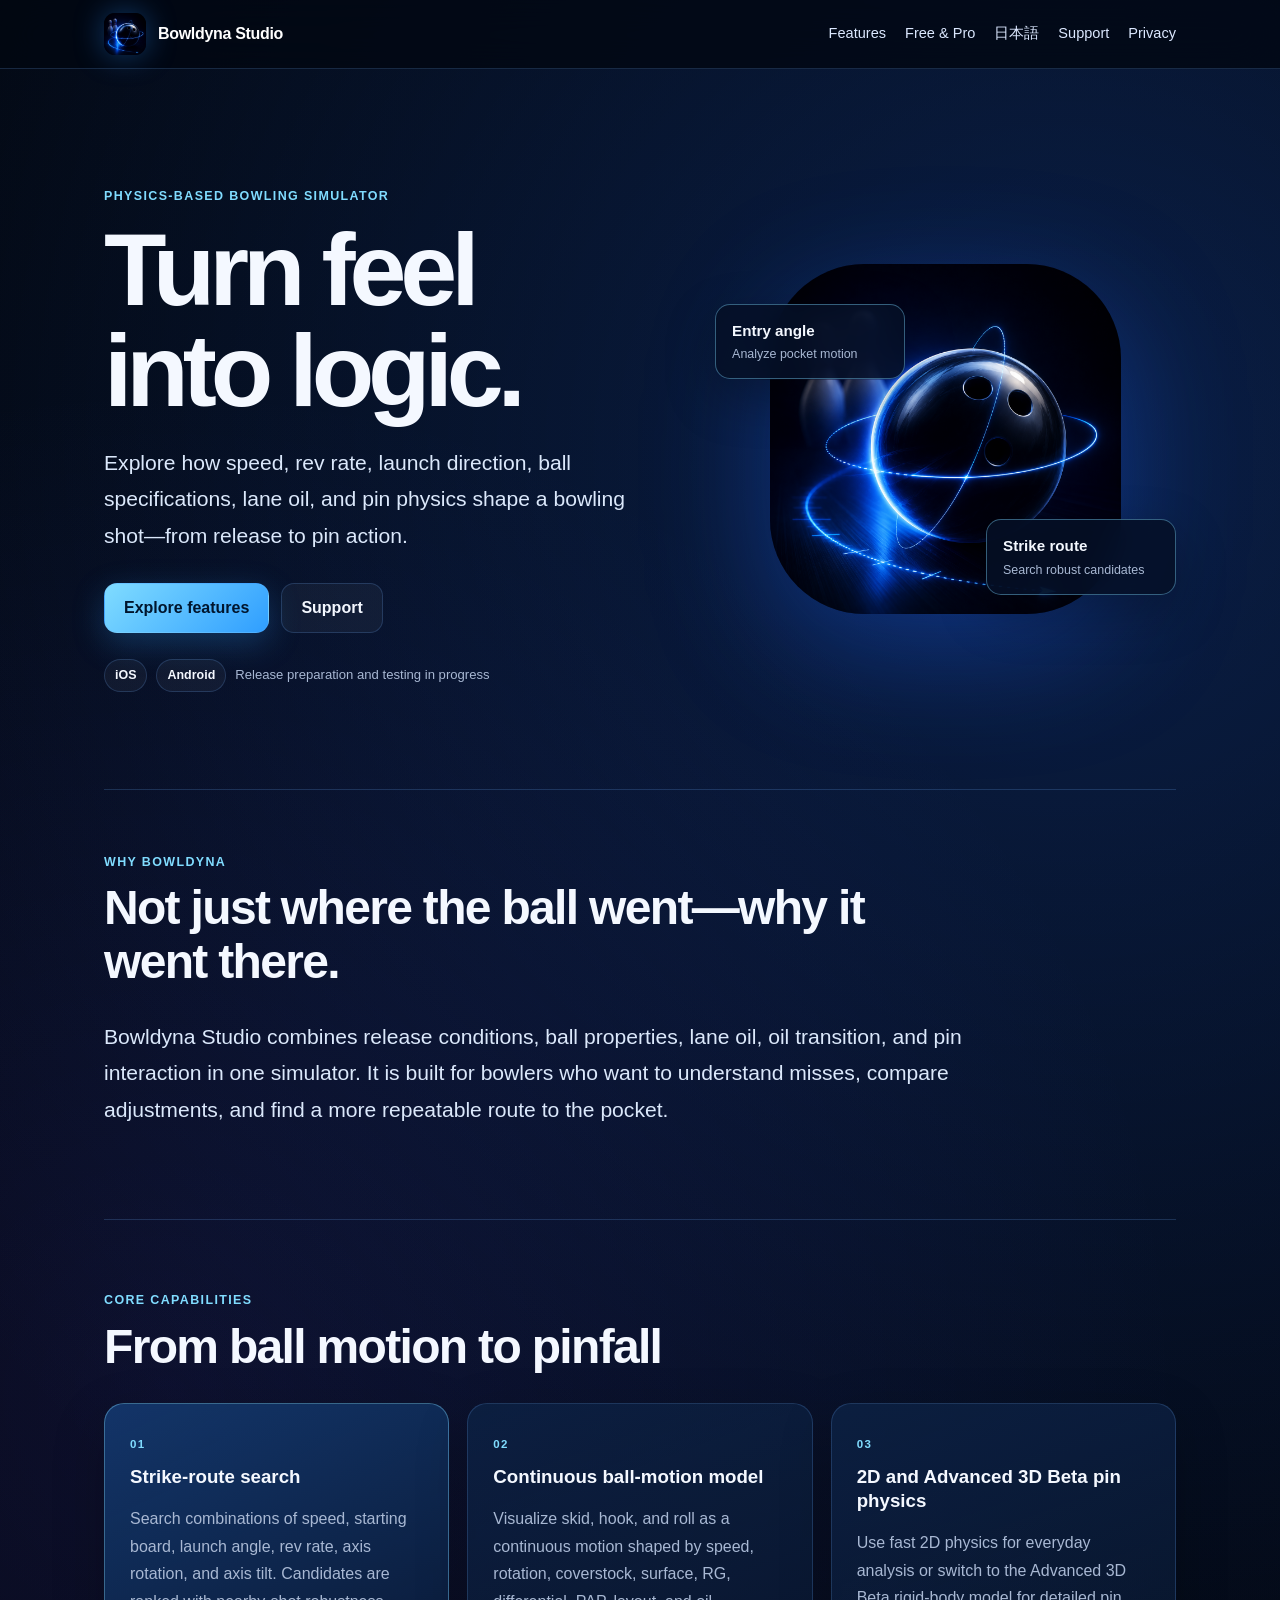
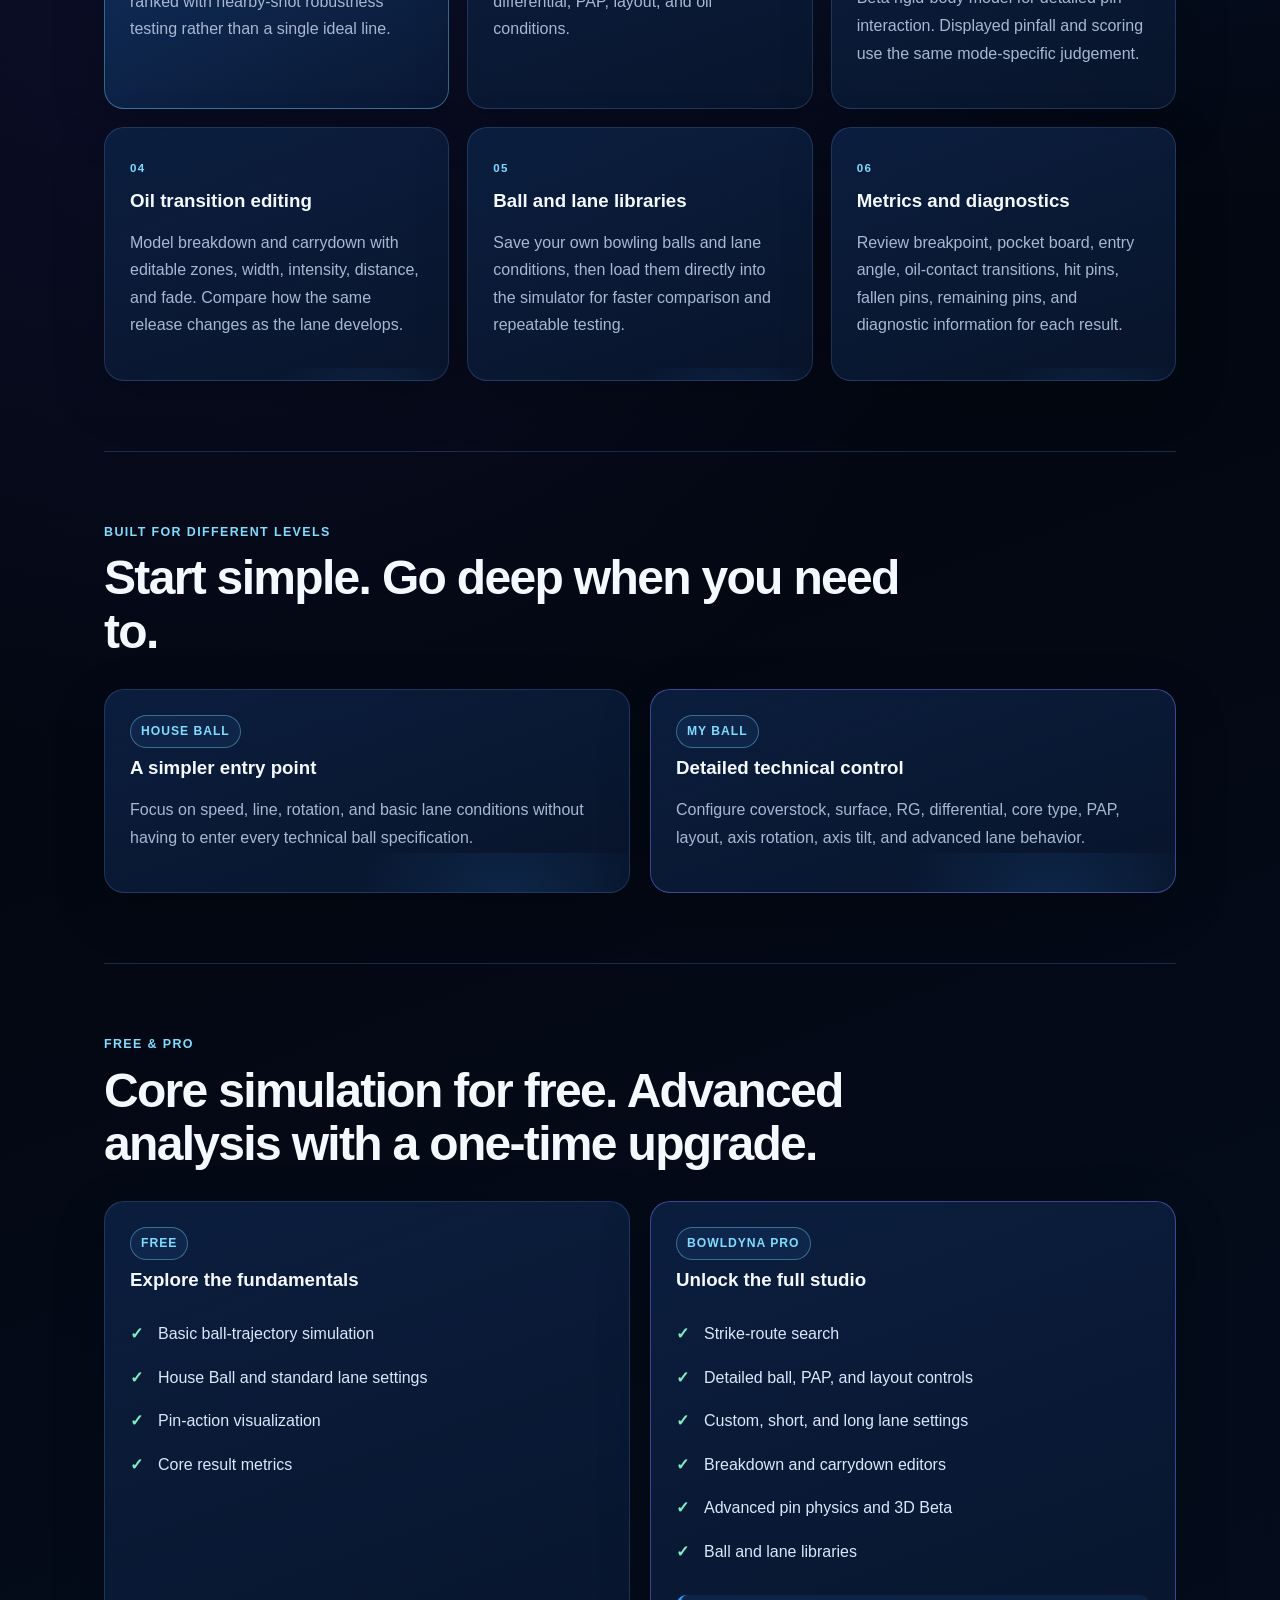
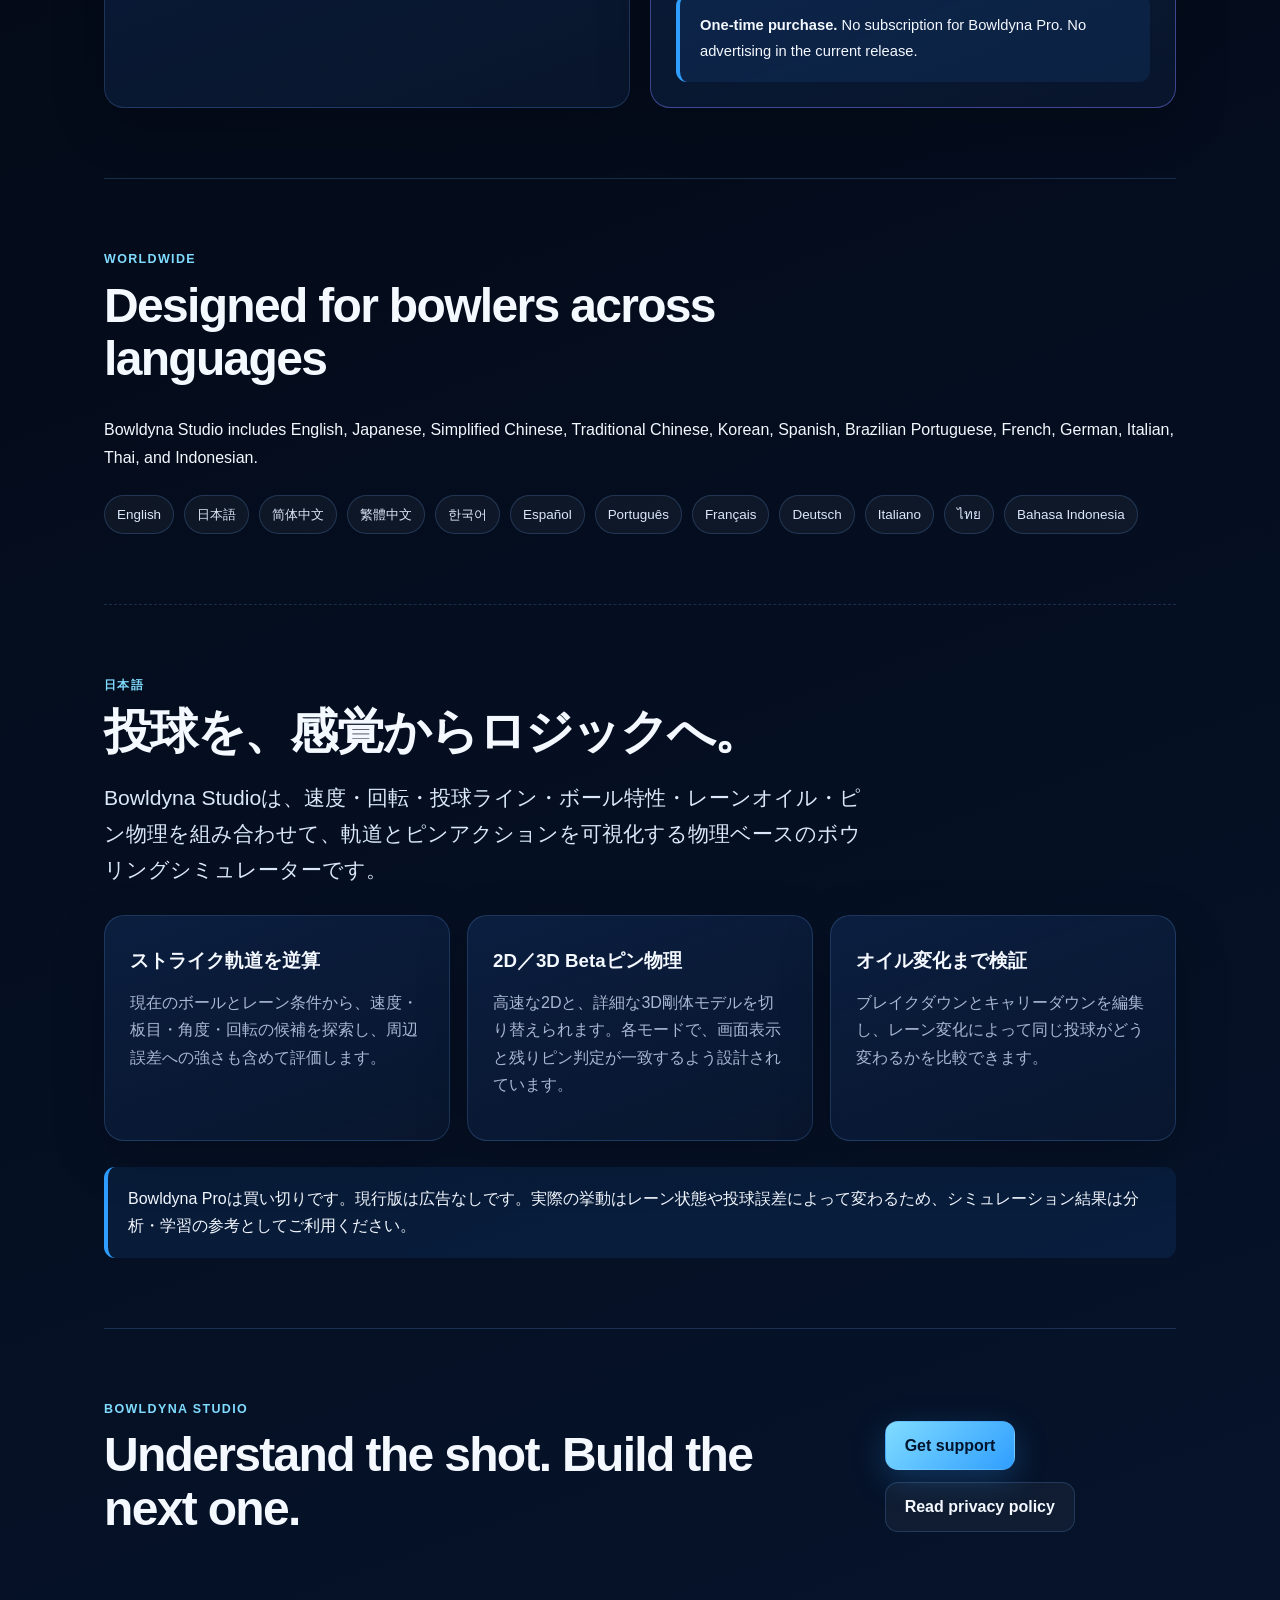
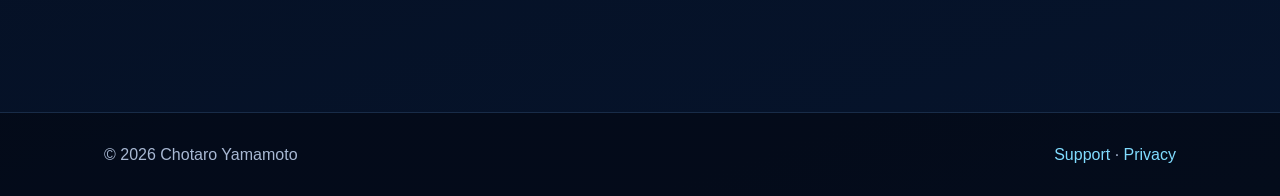
<file: index.html>
<!doctype html>
<html lang="en">
<head>
  <meta charset="utf-8">
  <meta name="viewport" content="width=device-width,initial-scale=1">
  <meta name="description" content="Bowldyna Studio is a physics-based bowling simulator with strike-route search, oil-transition modeling, and 2D/3D pin physics.">
  <meta name="theme-color" content="#061126">
  <meta property="og:title" content="Bowldyna Studio">
  <meta property="og:description" content="Turn feel into logic. Simulate ball motion, search strike routes, and study pin action.">
  <meta property="og:type" content="website">
  <meta property="og:image" content="assets/app-icon.png">
  <title>Bowldyna Studio — Physics-Based Bowling Analysis</title>
  <link rel="icon" href="assets/app-icon.png">
  <link rel="stylesheet" href="assets/style.css">
</head>
<body>
<header>
  <div class="nav">
    <a class="brand" href="./" aria-label="Bowldyna Studio home">
      <img src="assets/app-icon.png" alt="Bowldyna Studio app icon">
      <span>Bowldyna Studio</span>
    </a>
    <nav aria-label="Main navigation">
      <a href="#features">Features</a>
      <a href="#pro">Free &amp; Pro</a>
      <a href="#japanese">日本語</a>
      <a href="support/">Support</a>
      <a href="privacy/">Privacy</a>
    </nav>
  </div>
</header>

<main>
  <section class="hero">
    <div>
      <div class="eyebrow">Physics-Based Bowling Simulator</div>
      <h1>Turn feel<br>into logic.</h1>
      <p class="lead">Explore how speed, rev rate, launch direction, ball specifications, lane oil, and pin physics shape a bowling shot—from release to pin action.</p>
      <div class="actions">
        <a class="button primary" href="#features">Explore features</a>
        <a class="button secondary" href="support/">Support</a>
      </div>
      <div class="status-row" aria-label="Platform status">
        <span class="status-pill">iOS</span>
        <span class="status-pill">Android</span>
        <span class="status-note">Release preparation and testing in progress</span>
      </div>
    </div>
    <div class="hero-art">
      <div class="hero-glow"></div>
      <img class="hero-icon" src="assets/app-icon.png" alt="Bowldyna Studio app icon">
      <div class="metric-chip chip-a"><strong>Entry angle</strong><span>Analyze pocket motion</span></div>
      <div class="metric-chip chip-b"><strong>Strike route</strong><span>Search robust candidates</span></div>
    </div>
  </section>

  <section class="section intro">
    <div class="section-heading">
      <div class="eyebrow">Why Bowldyna</div>
      <h2>Not just where the ball went—why it went there.</h2>
    </div>
    <p class="section-lead">Bowldyna Studio combines release conditions, ball properties, lane oil, oil transition, and pin interaction in one simulator. It is built for bowlers who want to understand misses, compare adjustments, and find a more repeatable route to the pocket.</p>
  </section>

  <section id="features" class="section">
    <div class="section-heading">
      <div class="eyebrow">Core capabilities</div>
      <h2>From ball motion to pinfall</h2>
    </div>
    <div class="feature-grid">
      <article class="feature-card featured">
        <span class="feature-number">01</span>
        <h3>Strike-route search</h3>
        <p>Search combinations of speed, starting board, launch angle, rev rate, axis rotation, and axis tilt. Candidates are ranked with nearby-shot robustness testing rather than a single ideal line.</p>
      </article>
      <article class="feature-card">
        <span class="feature-number">02</span>
        <h3>Continuous ball-motion model</h3>
        <p>Visualize skid, hook, and roll as a continuous motion shaped by speed, rotation, coverstock, surface, RG, differential, PAP, layout, and oil conditions.</p>
      </article>
      <article class="feature-card">
        <span class="feature-number">03</span>
        <h3>2D and Advanced 3D Beta pin physics</h3>
        <p>Use fast 2D physics for everyday analysis or switch to the Advanced 3D Beta rigid-body model for detailed pin interaction. Displayed pinfall and scoring use the same mode-specific judgement.</p>
      </article>
      <article class="feature-card">
        <span class="feature-number">04</span>
        <h3>Oil transition editing</h3>
        <p>Model breakdown and carrydown with editable zones, width, intensity, distance, and fade. Compare how the same release changes as the lane develops.</p>
      </article>
      <article class="feature-card">
        <span class="feature-number">05</span>
        <h3>Ball and lane libraries</h3>
        <p>Save your own bowling balls and lane conditions, then load them directly into the simulator for faster comparison and repeatable testing.</p>
      </article>
      <article class="feature-card">
        <span class="feature-number">06</span>
        <h3>Metrics and diagnostics</h3>
        <p>Review breakpoint, pocket board, entry angle, oil-contact transitions, hit pins, fallen pins, remaining pins, and diagnostic information for each result.</p>
      </article>
    </div>
  </section>

  <section class="section mode-section">
    <div class="section-heading">
      <div class="eyebrow">Built for different levels</div>
      <h2>Start simple. Go deep when you need to.</h2>
    </div>
    <div class="mode-grid">
      <article class="mode-card">
        <div class="mode-label">House Ball</div>
        <h3>A simpler entry point</h3>
        <p>Focus on speed, line, rotation, and basic lane conditions without having to enter every technical ball specification.</p>
      </article>
      <article class="mode-card pro-mode">
        <div class="mode-label">My Ball</div>
        <h3>Detailed technical control</h3>
        <p>Configure coverstock, surface, RG, differential, core type, PAP, layout, axis rotation, axis tilt, and advanced lane behavior.</p>
      </article>
    </div>
  </section>

  <section id="pro" class="section pricing-section">
    <div class="section-heading">
      <div class="eyebrow">Free &amp; Pro</div>
      <h2>Core simulation for free. Advanced analysis with a one-time upgrade.</h2>
    </div>
    <div class="pricing-grid">
      <article class="pricing-card">
        <div class="plan-name">Free</div>
        <h3>Explore the fundamentals</h3>
        <ul class="check-list">
          <li>Basic ball-trajectory simulation</li>
          <li>House Ball and standard lane settings</li>
          <li>Pin-action visualization</li>
          <li>Core result metrics</li>
        </ul>
      </article>
      <article class="pricing-card pro-card">
        <div class="plan-name">Bowldyna Pro</div>
        <h3>Unlock the full studio</h3>
        <ul class="check-list">
          <li>Strike-route search</li>
          <li>Detailed ball, PAP, and layout controls</li>
          <li>Custom, short, and long lane settings</li>
          <li>Breakdown and carrydown editors</li>
          <li>Advanced pin physics and 3D Beta</li>
          <li>Ball and lane libraries</li>
        </ul>
        <div class="notice compact"><strong>One-time purchase.</strong> No subscription for Bowldyna Pro. No advertising in the current release.</div>
      </article>
    </div>
  </section>

  <section class="section language-section">
    <div class="section-heading">
      <div class="eyebrow">Worldwide</div>
      <h2>Designed for bowlers across languages</h2>
    </div>
    <p>Bowldyna Studio includes English, Japanese, Simplified Chinese, Traditional Chinese, Korean, Spanish, Brazilian Portuguese, French, German, Italian, Thai, and Indonesian.</p>
    <div class="language-cloud" aria-label="Supported languages">
      <span>English</span><span>日本語</span><span>简体中文</span><span>繁體中文</span><span>한국어</span><span>Español</span><span>Português</span><span>Français</span><span>Deutsch</span><span>Italiano</span><span>ไทย</span><span>Bahasa Indonesia</span>
    </div>
  </section>

  <section id="japanese" class="section lang-ja" lang="ja">
    <div class="eyebrow">日本語</div>
    <h2>投球を、感覚からロジックへ。</h2>
    <p class="lead">Bowldyna Studioは、速度・回転・投球ライン・ボール特性・レーンオイル・ピン物理を組み合わせて、軌道とピンアクションを可視化する物理ベースのボウリングシミュレーターです。</p>
    <div class="jp-grid">
      <article><h3>ストライク軌道を逆算</h3><p>現在のボールとレーン条件から、速度・板目・角度・回転の候補を探索し、周辺誤差への強さも含めて評価します。</p></article>
      <article><h3>2D／3D Betaピン物理</h3><p>高速な2Dと、詳細な3D剛体モデルを切り替えられます。各モードで、画面表示と残りピン判定が一致するよう設計されています。</p></article>
      <article><h3>オイル変化まで検証</h3><p>ブレイクダウンとキャリーダウンを編集し、レーン変化によって同じ投球がどう変わるかを比較できます。</p></article>
    </div>
    <div class="notice">Bowldyna Proは買い切りです。現行版は広告なしです。実際の挙動はレーン状態や投球誤差によって変わるため、シミュレーション結果は分析・学習の参考としてご利用ください。</div>
  </section>

  <section class="section final-cta">
    <div>
      <div class="eyebrow">Bowldyna Studio</div>
      <h2>Understand the shot. Build the next one.</h2>
    </div>
    <div class="actions">
      <a class="button primary" href="support/">Get support</a>
      <a class="button secondary" href="privacy/">Read privacy policy</a>
    </div>
  </section>
</main>

<footer>
  <div class="footer-inner">
    <span>© <span data-year></span> Chotaro Yamamoto</span>
    <span><a href="support/">Support</a> · <a href="privacy/">Privacy</a></span>
  </div>
</footer>
<script src="assets/site.js"></script>
</body>
</html>
</file>
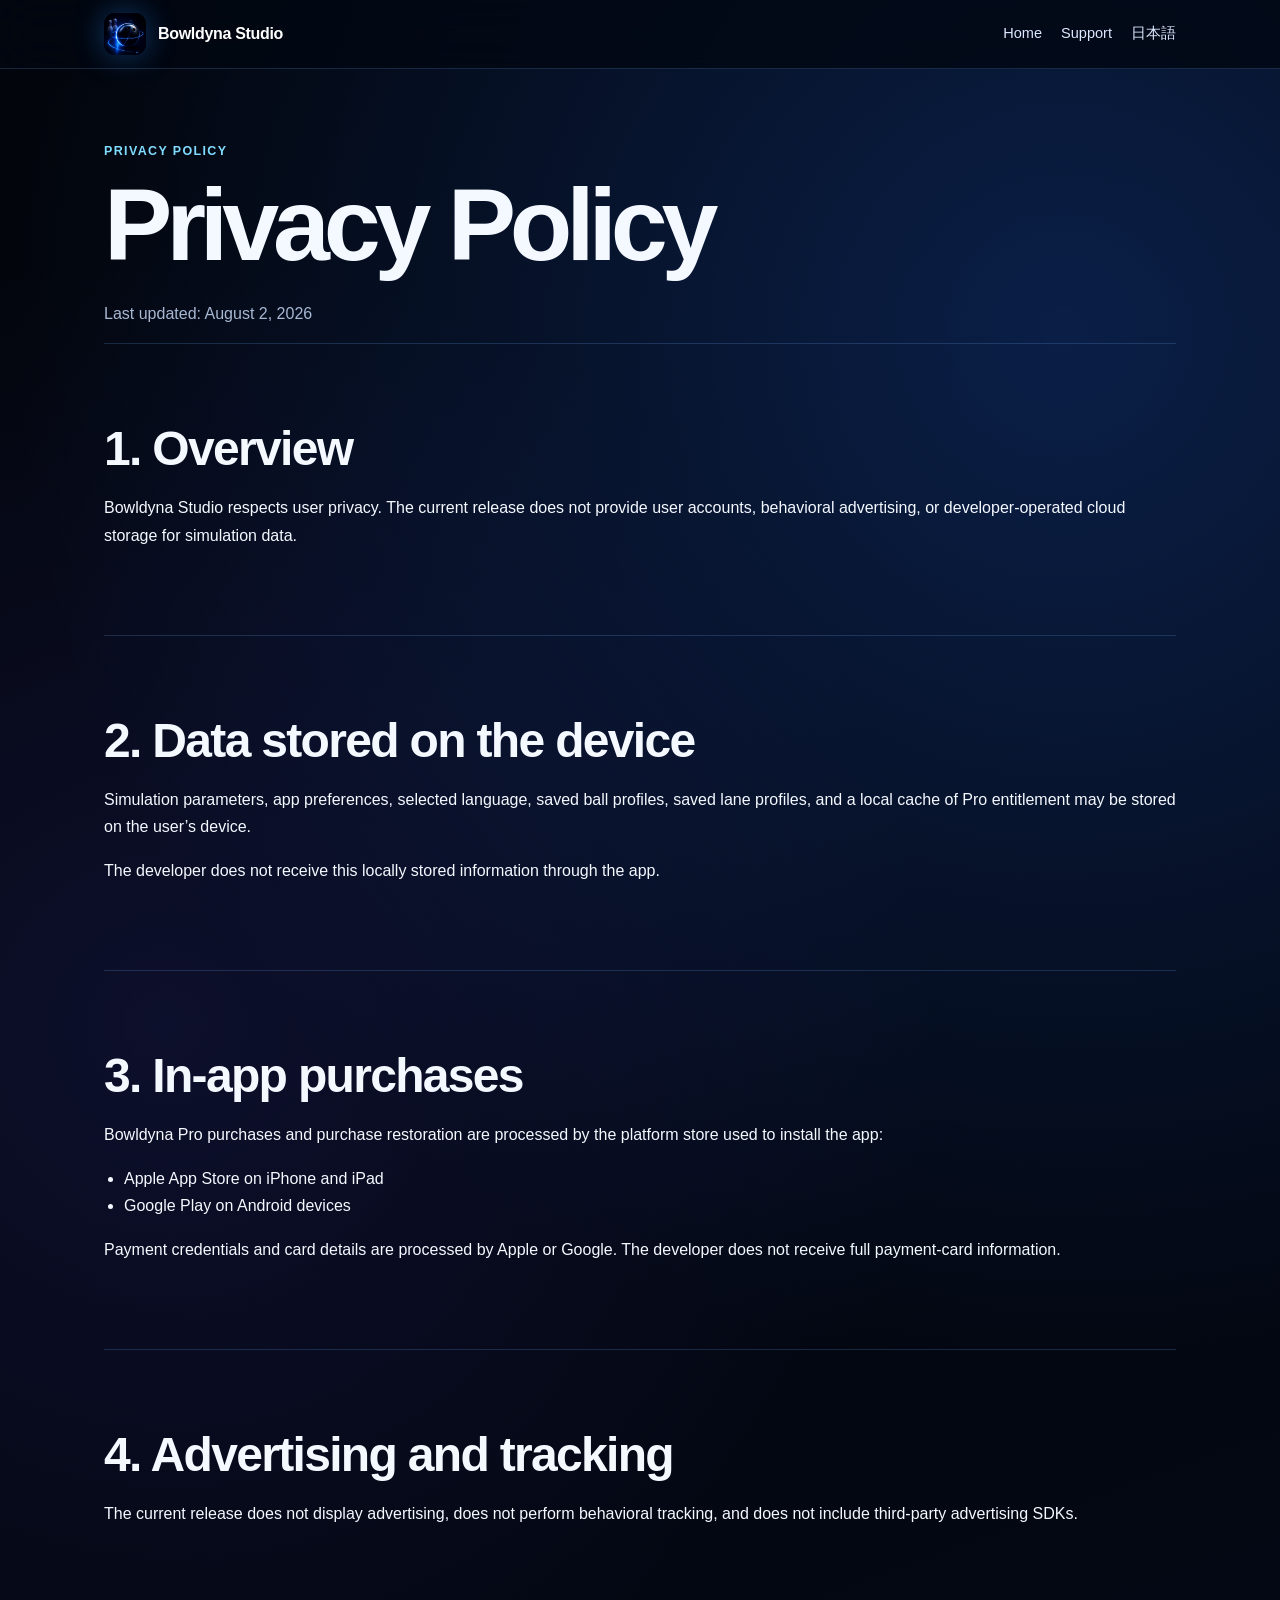
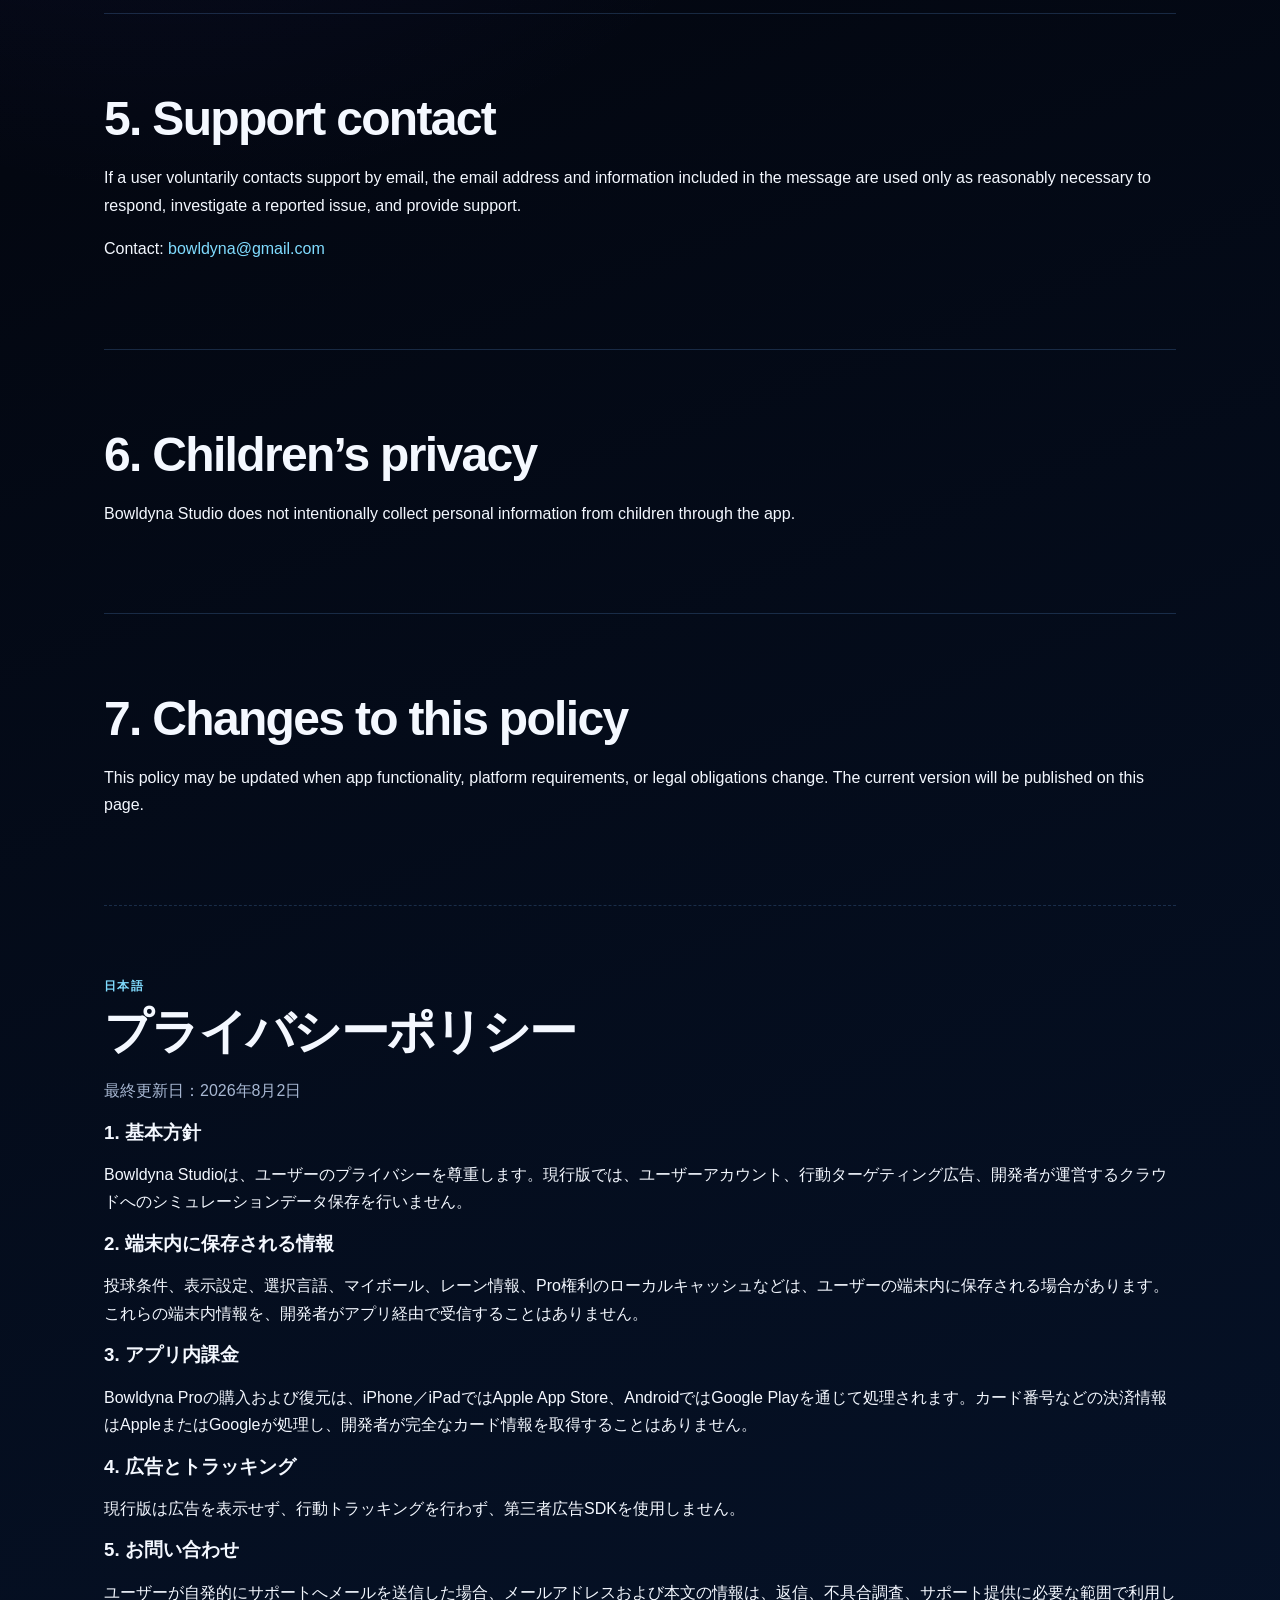
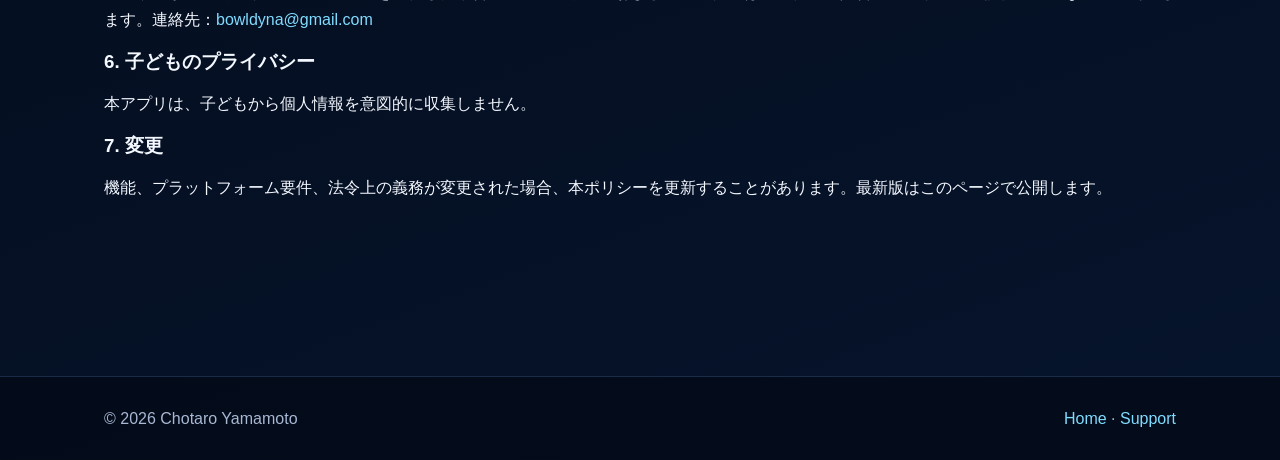
<file: privacy/index.html>
<!doctype html>
<html lang="en">
<head>
  <meta charset="utf-8">
  <meta name="viewport" content="width=device-width,initial-scale=1">
  <meta name="description" content="Privacy Policy for Bowldyna Studio.">
  <title>Privacy Policy | Bowldyna Studio</title>
  <link rel="icon" href="../assets/app-icon.png">
  <link rel="stylesheet" href="../assets/style.css">
</head>
<body>
<header><div class="nav"><a class="brand" href="../"><img src="../assets/app-icon.png" alt=""><span>Bowldyna Studio</span></a><nav><a href="../">Home</a><a href="../support/">Support</a><a href="#japanese">日本語</a></nav></div></header>
<main>
  <section><div class="eyebrow">Privacy Policy</div><h1>Privacy Policy</h1><p class="muted">Last updated: August 2, 2026</p></section>
  <section class="section"><h2>1. Overview</h2><p>Bowldyna Studio respects user privacy. The current release does not provide user accounts, behavioral advertising, or developer-operated cloud storage for simulation data.</p></section>
  <section class="section"><h2>2. Data stored on the device</h2><p>Simulation parameters, app preferences, selected language, saved ball profiles, saved lane profiles, and a local cache of Pro entitlement may be stored on the user’s device.</p><p>The developer does not receive this locally stored information through the app.</p></section>
  <section class="section"><h2>3. In-app purchases</h2><p>Bowldyna Pro purchases and purchase restoration are processed by the platform store used to install the app:</p><ul><li>Apple App Store on iPhone and iPad</li><li>Google Play on Android devices</li></ul><p>Payment credentials and card details are processed by Apple or Google. The developer does not receive full payment-card information.</p></section>
  <section class="section"><h2>4. Advertising and tracking</h2><p>The current release does not display advertising, does not perform behavioral tracking, and does not include third-party advertising SDKs.</p></section>
  <section class="section"><h2>5. Support contact</h2><p>If a user voluntarily contacts support by email, the email address and information included in the message are used only as reasonably necessary to respond, investigate a reported issue, and provide support.</p><p>Contact: <a href="mailto:bowldyna@gmail.com">bowldyna@gmail.com</a></p></section>
  <section class="section"><h2>6. Children’s privacy</h2><p>Bowldyna Studio does not intentionally collect personal information from children through the app.</p></section>
  <section class="section"><h2>7. Changes to this policy</h2><p>This policy may be updated when app functionality, platform requirements, or legal obligations change. The current version will be published on this page.</p></section>

  <section id="japanese" class="section lang-ja" lang="ja">
    <div class="eyebrow">日本語</div><h2>プライバシーポリシー</h2><p class="muted">最終更新日：2026年8月2日</p>
    <h3>1. 基本方針</h3><p>Bowldyna Studioは、ユーザーのプライバシーを尊重します。現行版では、ユーザーアカウント、行動ターゲティング広告、開発者が運営するクラウドへのシミュレーションデータ保存を行いません。</p>
    <h3>2. 端末内に保存される情報</h3><p>投球条件、表示設定、選択言語、マイボール、レーン情報、Pro権利のローカルキャッシュなどは、ユーザーの端末内に保存される場合があります。これらの端末内情報を、開発者がアプリ経由で受信することはありません。</p>
    <h3>3. アプリ内課金</h3><p>Bowldyna Proの購入および復元は、iPhone／iPadではApple App Store、AndroidではGoogle Playを通じて処理されます。カード番号などの決済情報はAppleまたはGoogleが処理し、開発者が完全なカード情報を取得することはありません。</p>
    <h3>4. 広告とトラッキング</h3><p>現行版は広告を表示せず、行動トラッキングを行わず、第三者広告SDKを使用しません。</p>
    <h3>5. お問い合わせ</h3><p>ユーザーが自発的にサポートへメールを送信した場合、メールアドレスおよび本文の情報は、返信、不具合調査、サポート提供に必要な範囲で利用します。連絡先：<a href="mailto:bowldyna@gmail.com">bowldyna@gmail.com</a></p>
    <h3>6. 子どものプライバシー</h3><p>本アプリは、子どもから個人情報を意図的に収集しません。</p>
    <h3>7. 変更</h3><p>機能、プラットフォーム要件、法令上の義務が変更された場合、本ポリシーを更新することがあります。最新版はこのページで公開します。</p>
  </section>
</main>
<footer><div class="footer-inner"><span>© <span data-year></span> Chotaro Yamamoto</span><span><a href="../">Home</a> · <a href="../support/">Support</a></span></div></footer>
<script src="../assets/site.js"></script>
</body>
</html>
</file>
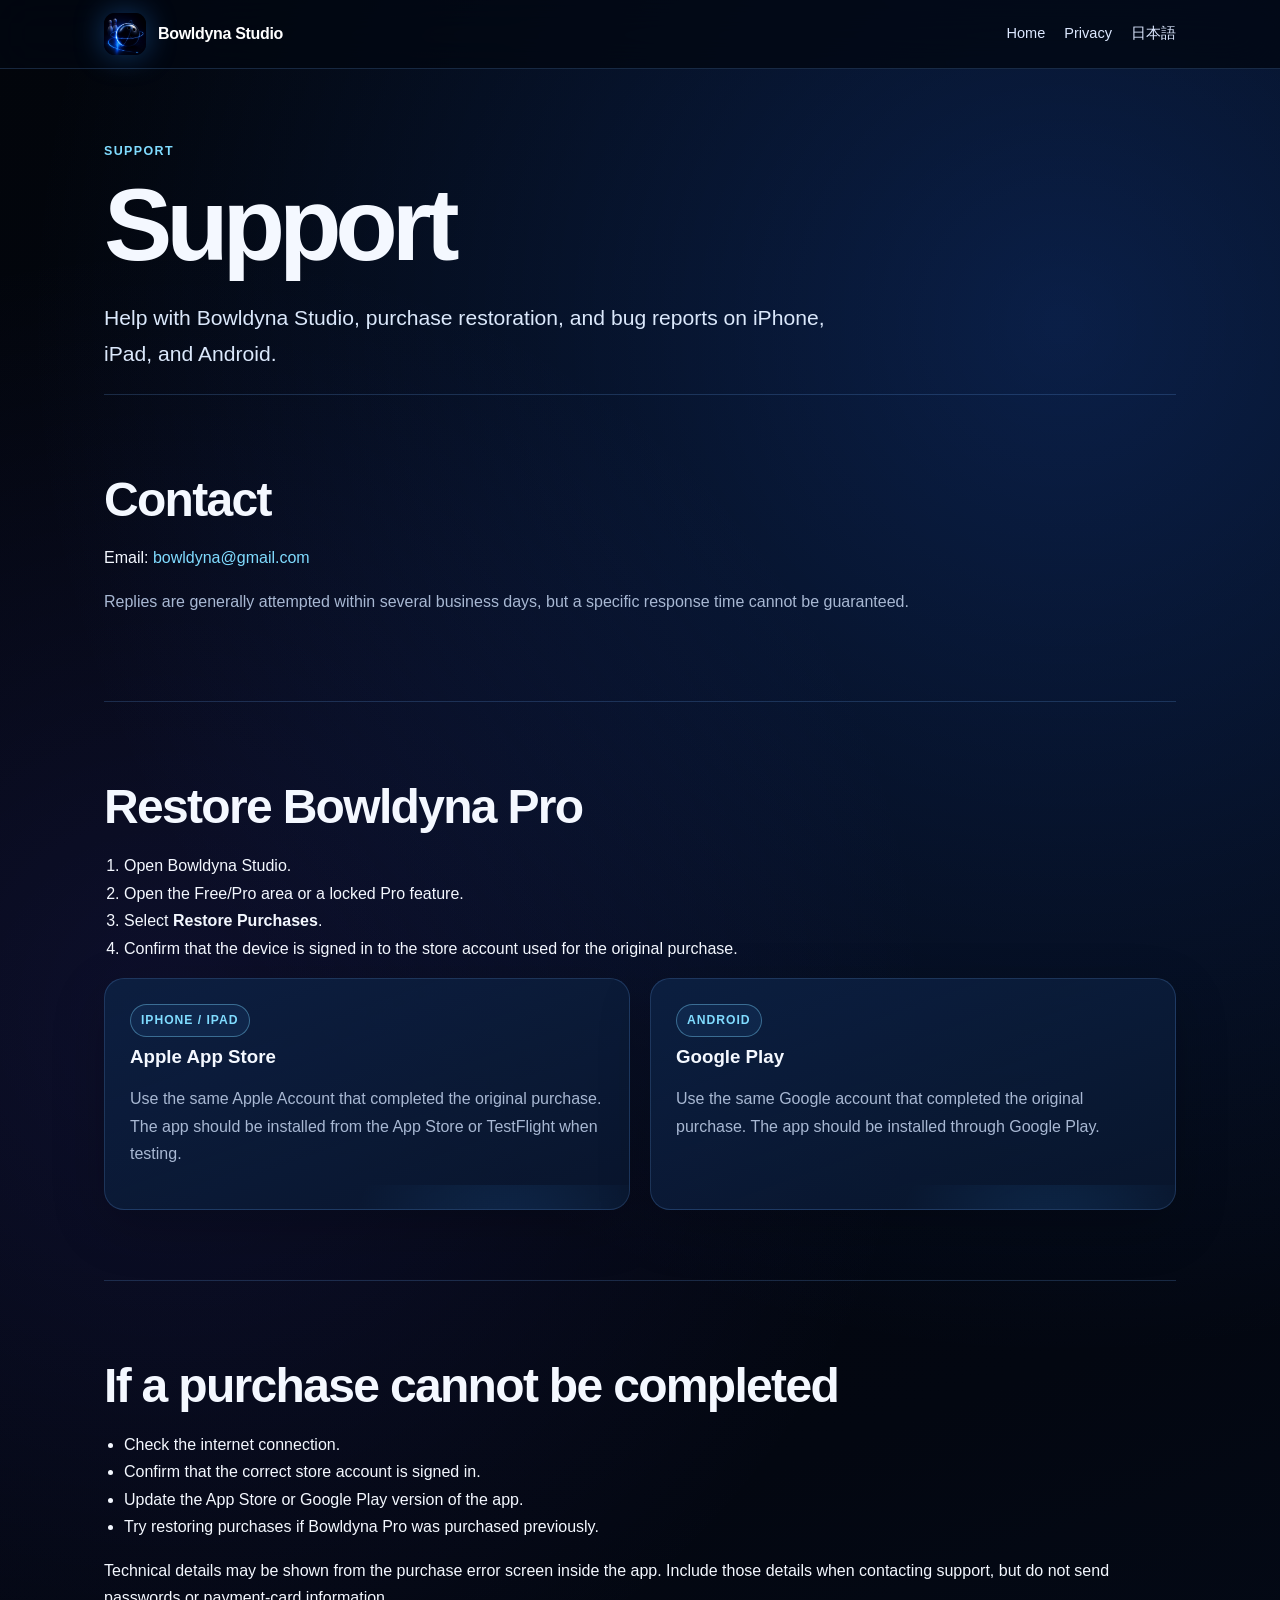
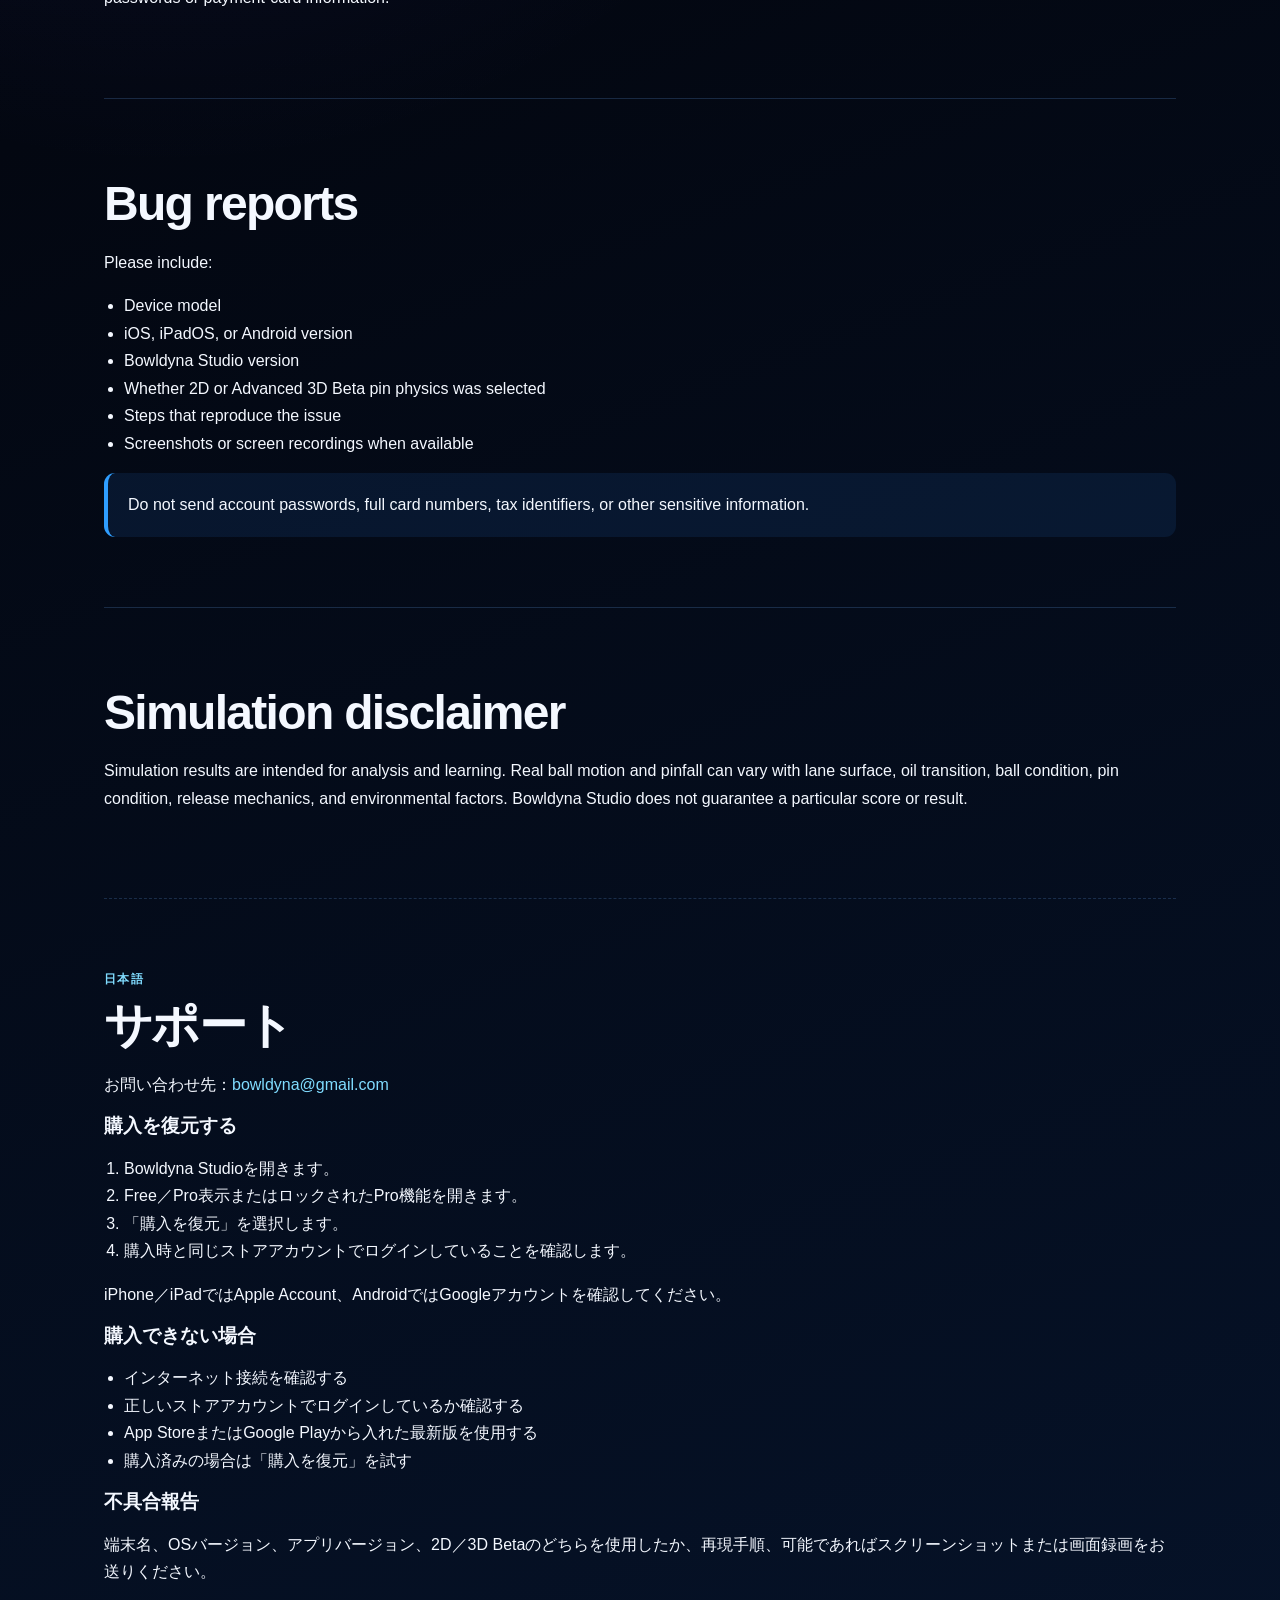
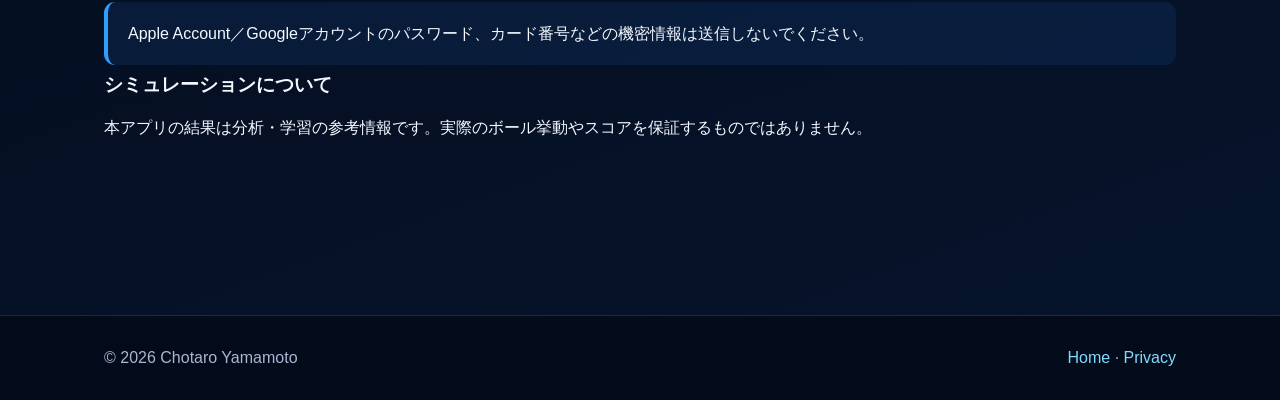
<file: support/index.html>
<!doctype html>
<html lang="en">
<head>
  <meta charset="utf-8">
  <meta name="viewport" content="width=device-width,initial-scale=1">
  <meta name="description" content="Support information for Bowldyna Studio on iOS and Android.">
  <title>Support | Bowldyna Studio</title>
  <link rel="icon" href="../assets/app-icon.png">
  <link rel="stylesheet" href="../assets/style.css">
</head>
<body>
<header><div class="nav"><a class="brand" href="../"><img src="../assets/app-icon.png" alt=""><span>Bowldyna Studio</span></a><nav><a href="../">Home</a><a href="../privacy/">Privacy</a><a href="#japanese">日本語</a></nav></div></header>
<main>
  <section><div class="eyebrow">Support</div><h1>Support</h1><p class="lead">Help with Bowldyna Studio, purchase restoration, and bug reports on iPhone, iPad, and Android.</p></section>
  <section class="section"><h2>Contact</h2><p>Email: <a href="mailto:bowldyna@gmail.com">bowldyna@gmail.com</a></p><p class="muted">Replies are generally attempted within several business days, but a specific response time cannot be guaranteed.</p></section>
  <section class="section"><h2>Restore Bowldyna Pro</h2><ol><li>Open Bowldyna Studio.</li><li>Open the Free/Pro area or a locked Pro feature.</li><li>Select <strong>Restore Purchases</strong>.</li><li>Confirm that the device is signed in to the store account used for the original purchase.</li></ol><div class="mode-grid"><article class="mode-card"><div class="mode-label">iPhone / iPad</div><h3>Apple App Store</h3><p>Use the same Apple Account that completed the original purchase. The app should be installed from the App Store or TestFlight when testing.</p></article><article class="mode-card"><div class="mode-label">Android</div><h3>Google Play</h3><p>Use the same Google account that completed the original purchase. The app should be installed through Google Play.</p></article></div></section>
  <section class="section"><h2>If a purchase cannot be completed</h2><ul><li>Check the internet connection.</li><li>Confirm that the correct store account is signed in.</li><li>Update the App Store or Google Play version of the app.</li><li>Try restoring purchases if Bowldyna Pro was purchased previously.</li></ul><p>Technical details may be shown from the purchase error screen inside the app. Include those details when contacting support, but do not send passwords or payment-card information.</p></section>
  <section class="section"><h2>Bug reports</h2><p>Please include:</p><ul><li>Device model</li><li>iOS, iPadOS, or Android version</li><li>Bowldyna Studio version</li><li>Whether 2D or Advanced 3D Beta pin physics was selected</li><li>Steps that reproduce the issue</li><li>Screenshots or screen recordings when available</li></ul><div class="notice">Do not send account passwords, full card numbers, tax identifiers, or other sensitive information.</div></section>
  <section class="section"><h2>Simulation disclaimer</h2><p>Simulation results are intended for analysis and learning. Real ball motion and pinfall can vary with lane surface, oil transition, ball condition, pin condition, release mechanics, and environmental factors. Bowldyna Studio does not guarantee a particular score or result.</p></section>

  <section id="japanese" class="section lang-ja" lang="ja">
    <div class="eyebrow">日本語</div><h2>サポート</h2><p>お問い合わせ先：<a href="mailto:bowldyna@gmail.com">bowldyna@gmail.com</a></p>
    <h3>購入を復元する</h3><ol><li>Bowldyna Studioを開きます。</li><li>Free／Pro表示またはロックされたPro機能を開きます。</li><li>「購入を復元」を選択します。</li><li>購入時と同じストアアカウントでログインしていることを確認します。</li></ol>
    <p>iPhone／iPadではApple Account、AndroidではGoogleアカウントを確認してください。</p>
    <h3>購入できない場合</h3><ul><li>インターネット接続を確認する</li><li>正しいストアアカウントでログインしているか確認する</li><li>App StoreまたはGoogle Playから入れた最新版を使用する</li><li>購入済みの場合は「購入を復元」を試す</li></ul>
    <h3>不具合報告</h3><p>端末名、OSバージョン、アプリバージョン、2D／3D Betaのどちらを使用したか、再現手順、可能であればスクリーンショットまたは画面録画をお送りください。</p>
    <div class="notice">Apple Account／Googleアカウントのパスワード、カード番号などの機密情報は送信しないでください。</div>
    <h3>シミュレーションについて</h3><p>本アプリの結果は分析・学習の参考情報です。実際のボール挙動やスコアを保証するものではありません。</p>
  </section>
</main>
<footer><div class="footer-inner"><span>© <span data-year></span> Chotaro Yamamoto</span><span><a href="../">Home</a> · <a href="../privacy/">Privacy</a></span></div></footer>
<script src="../assets/site.js"></script>
</body>
</html>
</file>
<file: assets/style.css>
:root {
  color-scheme: dark;
  --bg: #030711;
  --bg-deep: #02050b;
  --bg-soft: #081329;
  --card: rgba(10, 24, 49, .78);
  --card-strong: rgba(12, 32, 66, .92);
  --line: rgba(112, 174, 255, .20);
  --line-strong: rgba(125, 216, 255, .40);
  --text: #f4f8ff;
  --muted: #a8b8d3;
  --accent: #2f9eff;
  --accent-2: #80dcff;
  --accent-3: #7d7cff;
  --success: #80f0c4;
  --max: 1120px;
}
* { box-sizing: border-box; }
html { scroll-behavior: smooth; }
body {
  margin: 0;
  font-family: Inter, ui-sans-serif, -apple-system, BlinkMacSystemFont, "Segoe UI", "Noto Sans JP", sans-serif;
  color: var(--text);
  background:
    radial-gradient(circle at 83% 9%, rgba(35, 111, 255, .24), transparent 30%),
    radial-gradient(circle at 13% 28%, rgba(90, 82, 255, .12), transparent 27%),
    linear-gradient(160deg, var(--bg-deep) 0%, var(--bg) 43%, #06142c 100%);
  line-height: 1.72;
  min-height: 100vh;
}
body::before {
  content: "";
  position: fixed;
  inset: 0;
  pointer-events: none;
  opacity: .22;
  background-image:
    linear-gradient(rgba(255,255,255,.025) 1px, transparent 1px),
    linear-gradient(90deg, rgba(255,255,255,.025) 1px, transparent 1px);
  background-size: 48px 48px;
  mask-image: linear-gradient(to bottom, black, transparent 75%);
}
a { color: var(--accent-2); text-decoration: none; }
a:hover { text-decoration: underline; }
header {
  position: sticky;
  top: 0;
  z-index: 20;
  backdrop-filter: blur(20px);
  background: rgba(2, 7, 17, .78);
  border-bottom: 1px solid var(--line);
}
.nav {
  max-width: var(--max);
  margin: auto;
  padding: 13px 24px;
  display: flex;
  align-items: center;
  justify-content: space-between;
  gap: 24px;
}
.brand { display: flex; align-items: center; gap: 12px; font-weight: 800; color: white; letter-spacing: -.02em; }
.brand img { width: 42px; height: 42px; border-radius: 11px; box-shadow: 0 0 30px rgba(45, 141, 255, .38); }
nav { display: flex; flex-wrap: wrap; gap: 19px; font-size: .91rem; }
nav a { color: #dce8ff; }
main { max-width: var(--max); margin: auto; padding: 72px 24px 88px; }
.hero {
  display: grid;
  grid-template-columns: 1.08fr .92fr;
  gap: 70px;
  align-items: center;
  min-height: 72vh;
  padding-bottom: 52px;
}
.hero-art { position: relative; min-height: 520px; display: grid; place-items: center; }
.hero-glow { position: absolute; width: 82%; aspect-ratio: 1; border-radius: 50%; background: radial-gradient(circle, rgba(61, 153, 255, .32), transparent 68%); filter: blur(8px); }
.hero-icon { width: min(76%, 410px); border-radius: 27%; box-shadow: 0 34px 120px rgba(26, 99, 255, .34); position: relative; z-index: 2; }
.metric-chip { position: absolute; z-index: 3; min-width: 190px; padding: 13px 16px; border-radius: 15px; border: 1px solid var(--line-strong); background: rgba(5, 16, 38, .86); backdrop-filter: blur(16px); box-shadow: 0 18px 50px rgba(0,0,0,.28); }
.metric-chip strong, .metric-chip span { display: block; }
.metric-chip strong { font-size: .95rem; }
.metric-chip span { color: var(--muted); font-size: .78rem; }
.chip-a { left: 0; top: 24%; }
.chip-b { right: 0; bottom: 20%; }
.eyebrow { color: var(--accent-2); font-weight: 800; letter-spacing: .11em; text-transform: uppercase; font-size: .78rem; }
h1 { font-size: clamp(3rem, 8vw, 6.4rem); line-height: .98; margin: 13px 0 24px; letter-spacing: -.06em; }
h2 { font-size: clamp(1.8rem, 4.2vw, 3rem); line-height: 1.12; letter-spacing: -.035em; margin: 8px 0 18px; }
h3 { margin: 8px 0 8px; line-height: 1.3; }
.lead, .section-lead { color: #dbe8fb; font-size: clamp(1.06rem, 2.3vw, 1.32rem); max-width: 760px; }
.section-lead { max-width: 900px; }
.actions { display: flex; flex-wrap: wrap; gap: 12px; margin-top: 29px; }
.button { display: inline-flex; align-items: center; justify-content: center; min-height: 46px; padding: 10px 19px; border-radius: 13px; font-weight: 800; border: 1px solid var(--line); }
.button.primary { color: #00152d; background: linear-gradient(135deg, var(--accent-2), var(--accent)); box-shadow: 0 10px 32px rgba(47, 158, 255, .26); }
.button.secondary { color: var(--text); background: rgba(255,255,255,.045); }
.status-row { display: flex; align-items: center; flex-wrap: wrap; gap: 9px; margin-top: 26px; }
.status-pill { padding: 5px 10px; border-radius: 999px; border: 1px solid var(--line); background: rgba(255,255,255,.045); font-size: .78rem; font-weight: 800; }
.status-note { color: var(--muted); font-size: .82rem; }
.section { padding: 70px 0; border-top: 1px solid var(--line); }
.section-heading { max-width: 820px; margin-bottom: 30px; }
.intro { padding-top: 62px; }
.feature-grid { display: grid; grid-template-columns: repeat(3, 1fr); gap: 18px; }
.feature-card, .mode-card, .pricing-card, .jp-grid article {
  position: relative;
  overflow: hidden;
  padding: 25px;
  background: linear-gradient(160deg, var(--card-strong), var(--card));
  border: 1px solid var(--line);
  border-radius: 20px;
  box-shadow: 0 17px 54px rgba(0,0,0,.20);
}
.feature-card::after, .mode-card::after, .pricing-card::after {
  content: "";
  position: absolute;
  inset: auto -20% -55% 34%;
  height: 150px;
  background: radial-gradient(circle, rgba(48, 154, 255, .15), transparent 68%);
}
.feature-card.featured { border-color: var(--line-strong); background: linear-gradient(155deg, rgba(20, 55, 108, .95), rgba(9, 26, 54, .88)); }
.feature-number { font-size: .72rem; color: var(--accent-2); font-weight: 900; letter-spacing: .12em; }
.feature-card p, .mode-card p, .pricing-card p, .jp-grid p, .muted { color: var(--muted); }
.mode-grid, .pricing-grid { display: grid; grid-template-columns: repeat(2, 1fr); gap: 20px; }
.mode-label, .plan-name { display: inline-flex; padding: 5px 10px; border-radius: 999px; color: var(--accent-2); border: 1px solid var(--line-strong); background: rgba(72, 162, 255, .08); font-size: .76rem; font-weight: 900; text-transform: uppercase; letter-spacing: .08em; }
.pro-mode, .pro-card { border-color: rgba(125, 124, 255, .45); }
.check-list { list-style: none; padding: 0; margin: 20px 0 0; }
.check-list li { position: relative; padding: 8px 0 8px 28px; color: #dbe8fb; }
.check-list li::before { content: "✓"; position: absolute; left: 0; color: var(--success); font-weight: 900; }
.notice { padding: 18px 20px; border-left: 4px solid var(--accent); background: rgba(46, 137, 255, .10); border-radius: 11px; }
.notice.compact { margin-top: 22px; font-size: .92rem; }
.language-cloud { display: flex; flex-wrap: wrap; gap: 10px; margin-top: 24px; }
.language-cloud span { padding: 7px 12px; border-radius: 999px; background: rgba(255,255,255,.045); border: 1px solid var(--line); color: #dce8fa; font-size: .84rem; }
.lang-ja { border-top-style: dashed; }
.jp-grid { display: grid; grid-template-columns: repeat(3, 1fr); gap: 17px; margin: 26px 0; }
.final-cta { display: flex; align-items: center; justify-content: space-between; gap: 32px; }
.final-cta .actions { margin-top: 0; }
footer { border-top: 1px solid var(--line); color: var(--muted); background: rgba(2, 6, 15, .56); }
.footer-inner { max-width: var(--max); margin: auto; padding: 28px 24px; display: flex; justify-content: space-between; flex-wrap: wrap; gap: 12px; }
code { background: rgba(255,255,255,.08); padding: 2px 6px; border-radius: 5px; }
ol, ul { padding-left: 1.25rem; }
@media (max-width: 900px) {
  .hero { grid-template-columns: 1fr; min-height: auto; gap: 24px; }
  .hero-art { min-height: 430px; order: -1; }
  .hero-icon { width: min(58%, 350px); }
  .feature-grid, .jp-grid { grid-template-columns: repeat(2, 1fr); }
}
@media (max-width: 680px) {
  .nav { align-items: flex-start; flex-direction: column; }
  nav { gap: 13px 16px; }
  main { padding-top: 42px; }
  .hero-art { min-height: 330px; }
  .hero-icon { width: 66%; }
  .metric-chip { min-width: 150px; padding: 10px 12px; }
  .chip-a { left: 2%; top: 16%; }
  .chip-b { right: 2%; bottom: 12%; }
  .feature-grid, .mode-grid, .pricing-grid, .jp-grid { grid-template-columns: 1fr; }
  .section { padding: 54px 0; }
  .final-cta { align-items: flex-start; flex-direction: column; }
}
</file>
